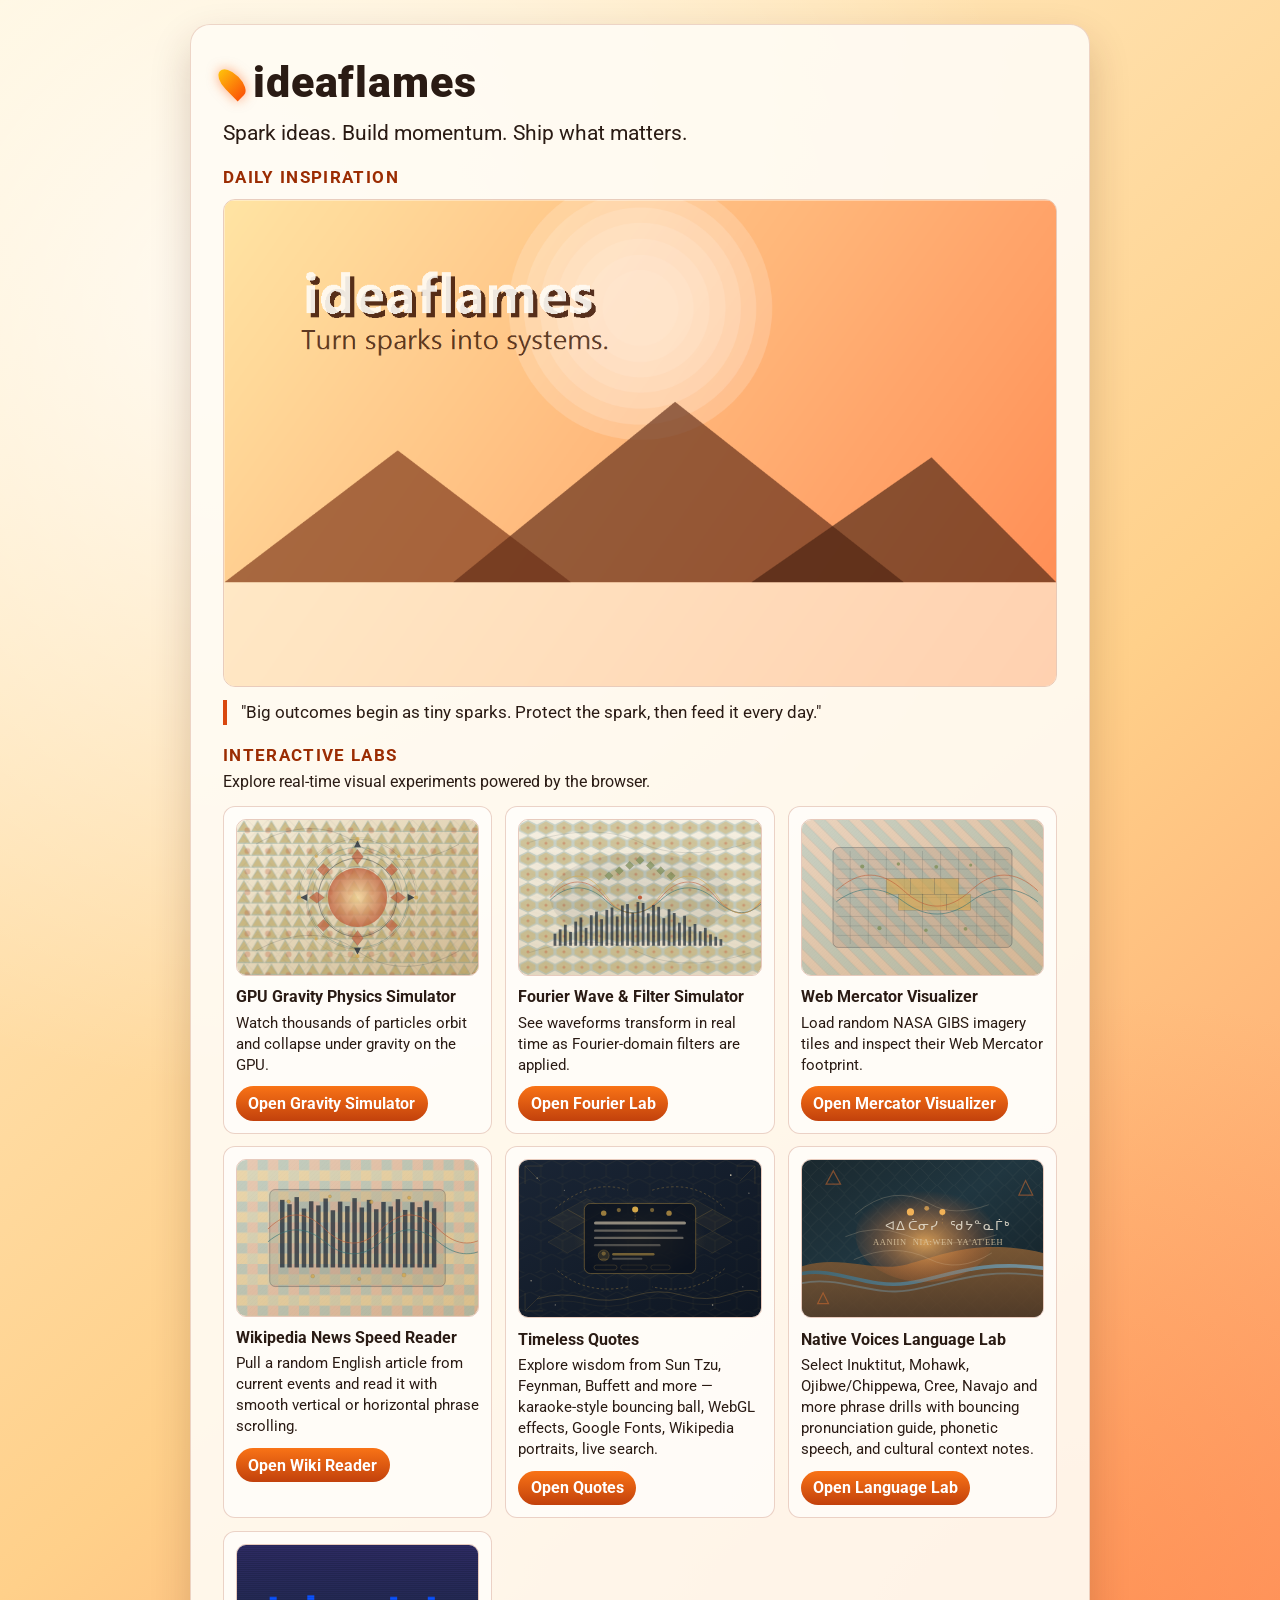
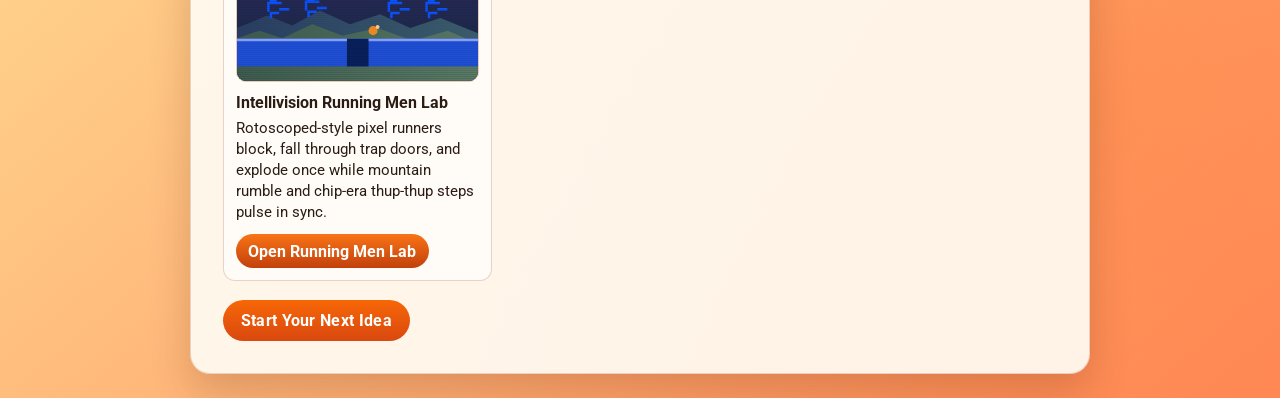
<file: index.html>
<!doctype html>
<html lang="en">
<head>
  <meta charset="utf-8">
  <meta name="viewport" content="width=device-width, initial-scale=1">
  <title>ideaflames | Ignite Better Ideas</title>
  <meta name="description" content="ideaflames helps ideas spark, spread, and become real projects.">
  <link rel="preconnect" href="https://fonts.googleapis.com">
  <link rel="preconnect" href="https://fonts.gstatic.com" crossorigin>
  <link href="https://fonts.googleapis.com/css2?family=Roboto:wght@300;400;500;700;900&display=swap" rel="stylesheet">
  <link rel="stylesheet" href="styles.css">
</head>
<body>
  <main class="hero">
    <header class="brand">
      <span class="brand-mark" aria-hidden="true"></span>
      <h1>ideaflames</h1>
    </header>

    <p class="tagline">Spark ideas. Build momentum. Ship what matters.</p>

    <section class="inspiration" aria-labelledby="inspiration-title">
      <h2 id="inspiration-title">Daily Inspiration</h2>
      <img src="assets/ideaflames-inspiration.png" alt="Inspirational graphic for ideaflames with sunrise colors and the words Turn sparks into systems.">
      <blockquote>
        "Big outcomes begin as tiny sparks. Protect the spark, then feed it every day."
      </blockquote>
    </section>

    <section class="labs" aria-labelledby="labs-title">
      <h2 id="labs-title">Interactive Labs</h2>
      <p>Explore real-time visual experiments powered by the browser.</p>
      <div class="lab-grid">
        <article class="lab-card">
          <img src="assets/escher-gravity.svg" alt="Escher-inspired geometric galaxy artwork in a mid-century modern color palette.">
          <h3>GPU Gravity Physics Simulator</h3>
          <p>Watch thousands of particles orbit and collapse under gravity on the GPU.</p>
          <a class="lab-link" href="gpu-gravity.html">Open Gravity Simulator</a>
        </article>
        <article class="lab-card">
          <img src="assets/escher-fourier.svg" alt="Escher-inspired wave and lattice artwork in a mid-century modern color palette.">
          <h3>Fourier Wave & Filter Simulator</h3>
          <p>See waveforms transform in real time as Fourier-domain filters are applied.</p>
          <a class="lab-link" href="fourier-lab.html">Open Fourier Lab</a>
        </article>
        <article class="lab-card">
          <img src="assets/escher-mercator.svg" alt="Escher-inspired cartographic artwork with geometric map bands in a mid-century modern palette.">
          <h3>Web Mercator Visualizer</h3>
          <p>Load random NASA GIBS imagery tiles and inspect their Web Mercator footprint.</p>
          <a class="lab-link" href="mercator-visualizer.html">Open Mercator Visualizer</a>
        </article>
        <article class="lab-card">
          <img src="assets/escher-wiki-reader.svg" alt="Escher-inspired newspaper and text-stream artwork in a mid-century modern palette.">
          <h3>Wikipedia News Speed Reader</h3>
          <p>Pull a random English article from current events and read it with smooth vertical or horizontal phrase scrolling.</p>
          <a class="lab-link" href="wiki-news-reader.html">Open Wiki Reader</a>
        </article>
        <article class="lab-card">
          <img src="assets/escher-quotes.svg" alt="Escher-inspired quote card with bouncing ball and star field in a mid-century modern palette.">
          <h3>Timeless Quotes</h3>
          <p>Explore wisdom from Sun Tzu, Feynman, Buffett and more — karaoke-style bouncing ball, WebGL effects, Google Fonts, Wikipedia portraits, live search.</p>
          <a class="lab-link" href="quotes-bounce.html">Open Quotes</a>
        </article>
        <article class="lab-card">
          <img src="assets/escher-native-voices.svg" alt="Escher-inspired earth, sky, water, and language symbols for Indigenous language learning.">
          <h3>Native Voices Language Lab</h3>
          <p>Select Inuktitut, Mohawk, Ojibwe/Chippewa, Cree, Navajo and more phrase drills with bouncing pronunciation guide, phonetic speech, and cultural context notes.</p>
          <a class="lab-link" href="native-voices-lab.html">Open Language Lab</a>
        </article>
        <article class="lab-card">
          <img src="assets/escher-intv-runners.svg" alt="Retro blue pixel runners crossing an Intellivision-style platform with a trap door and CRT noise.">
          <h3>Intellivision Running Men Lab</h3>
          <p>Rotoscoped-style pixel runners block, fall through trap doors, and explode once while mountain rumble and chip-era thup-thup steps pulse in sync.</p>
          <a class="lab-link" href="intv-runners.html">Open Running Men Lab</a>
        </article>
      </div>
    </section>

    <a class="cta" href="#" aria-label="Start shaping your idea">Start Your Next Idea</a>
  </main>
</body>
</html>
</file>
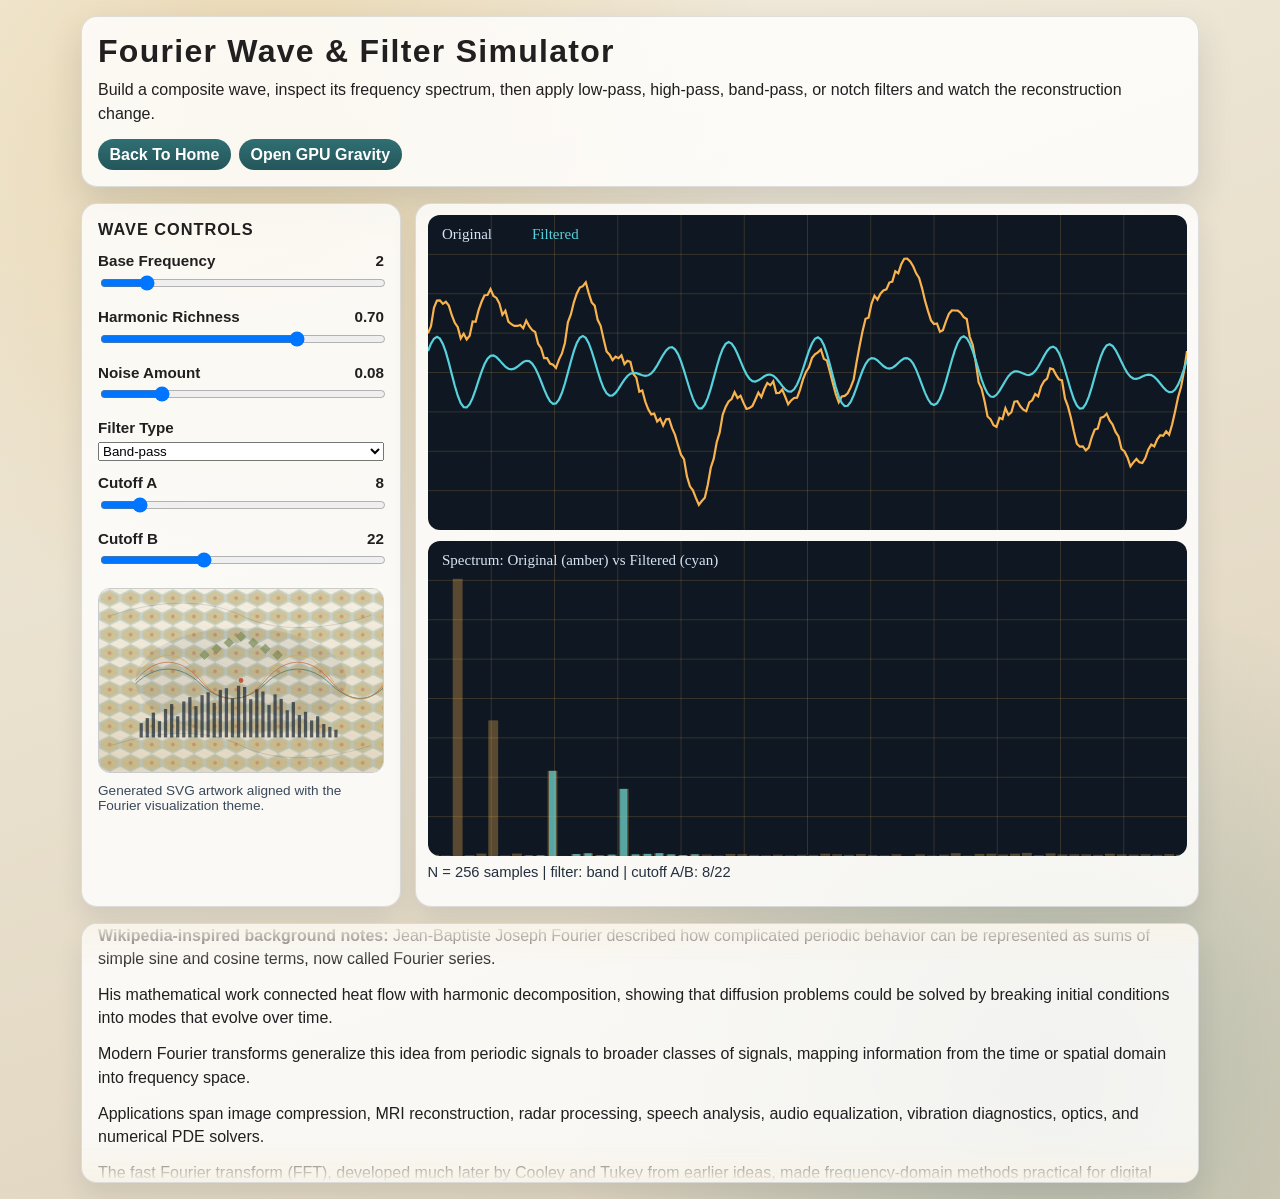
<file: fourier-lab.html>
<!doctype html>
<html lang="en">
<head>
  <meta charset="utf-8">
  <meta name="viewport" content="width=device-width, initial-scale=1">
  <title>Fourier Wave & Filter Lab | ideaflames</title>
  <meta name="description" content="Interactive Fourier simulator showing waveform changes as frequency filters are applied.">
  <link rel="stylesheet" href="sim-labs.css">
</head>
<body>
  <main class="page-shell">
    <header class="page-header">
      <h1>Fourier Wave & Filter Simulator</h1>
      <p>Build a composite wave, inspect its frequency spectrum, then apply low-pass, high-pass, band-pass, or notch filters and watch the reconstruction change.</p>
      <nav class="top-nav" aria-label="Page navigation">
        <a href="index.html">Back To Home</a>
        <a href="gpu-gravity.html">Open GPU Gravity</a>
      </nav>
    </header>

    <section class="layout" aria-label="Fourier simulator layout">
      <aside class="panel">
        <h2>Wave Controls</h2>

        <div class="control">
          <label for="baseFreq">Base Frequency <span id="baseFreqValue">2</span></label>
          <input id="baseFreq" type="range" min="1" max="8" step="1" value="2">
        </div>

        <div class="control">
          <label for="richness">Harmonic Richness <span id="richnessValue">0.70</span></label>
          <input id="richness" type="range" min="0" max="1" step="0.01" value="0.7">
        </div>

        <div class="control">
          <label for="noise">Noise Amount <span id="noiseValue">0.08</span></label>
          <input id="noise" type="range" min="0" max="0.4" step="0.01" value="0.08">
        </div>

        <div class="control">
          <label for="filterType">Filter Type</label>
          <select id="filterType">
            <option value="low">Low-pass</option>
            <option value="high">High-pass</option>
            <option value="band" selected>Band-pass</option>
            <option value="notch">Notch</option>
          </select>
        </div>

        <div class="control">
          <label for="cutA">Cutoff A <span id="cutAValue">8</span></label>
          <input id="cutA" type="range" min="1" max="60" step="1" value="8">
        </div>

        <div class="control">
          <label for="cutB">Cutoff B <span id="cutBValue">22</span></label>
          <input id="cutB" type="range" min="1" max="60" step="1" value="22">
        </div>

        <img class="preview-art" src="assets/escher-fourier.svg" alt="Detailed geometric wave artwork in an Escher-inspired style using a mid-century modern palette.">
        <p class="caption">Generated SVG artwork aligned with the Fourier visualization theme.</p>
      </aside>

      <section class="sim-wrap">
        <div class="wave-grid">
          <canvas id="waveCanvas" aria-label="Original and filtered waveform"></canvas>
          <canvas id="spectrumCanvas" aria-label="Original and filtered frequency spectrum"></canvas>
        </div>
        <p id="fourierStatus" class="status">Calculating DFT and reconstruction...</p>
      </section>
    </section>

    <section class="story" aria-label="Fourier background text">
      <div id="textTrack" class="text-track">
        <p><strong>Wikipedia-inspired background notes:</strong> Jean-Baptiste Joseph Fourier described how complicated periodic behavior can be represented as sums of simple sine and cosine terms, now called Fourier series.</p>
        <p>His mathematical work connected heat flow with harmonic decomposition, showing that diffusion problems could be solved by breaking initial conditions into modes that evolve over time.</p>
        <p>Modern Fourier transforms generalize this idea from periodic signals to broader classes of signals, mapping information from the time or spatial domain into frequency space.</p>
        <p>Applications span image compression, MRI reconstruction, radar processing, speech analysis, audio equalization, vibration diagnostics, optics, and numerical PDE solvers.</p>
        <p>The fast Fourier transform (FFT), developed much later by Cooley and Tukey from earlier ideas, made frequency-domain methods practical for digital computing and real-time systems.</p>
        <p>Filtering in the frequency domain allows engineers to suppress noise, isolate components, and shape signals with precision, then reconstruct a modified signal through an inverse transform.</p>
        <p>These ideas continue to power scientific imaging, wireless communications, astronomy data pipelines, machine learning feature extraction, and many GPU-accelerated visual effects.</p>
      </div>
    </section>
  </main>
  <script src="fourier-sim.js"></script>
</body>
</html>
</file>
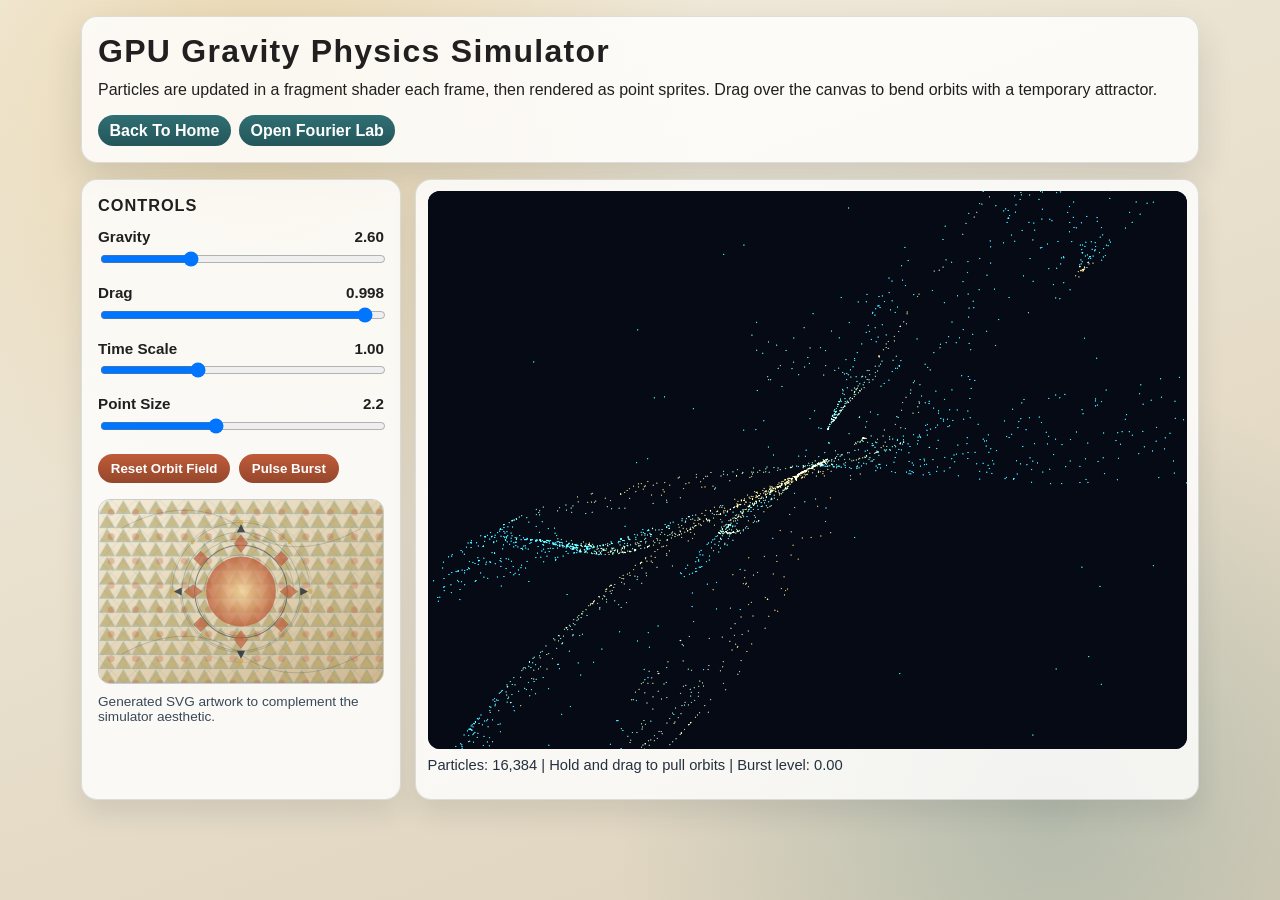
<file: gpu-gravity.html>
<!doctype html>
<html lang="en">
<head>
  <meta charset="utf-8">
  <meta name="viewport" content="width=device-width, initial-scale=1">
  <title>GPU Gravity Simulator | ideaflames</title>
  <meta name="description" content="A WebGL2 gravity simulator using GPU particle updates, compatible with GitHub Pages.">
  <link rel="stylesheet" href="sim-labs.css">
</head>
<body>
  <main class="page-shell">
    <header class="page-header">
      <h1>GPU Gravity Physics Simulator</h1>
      <p>Particles are updated in a fragment shader each frame, then rendered as point sprites. Drag over the canvas to bend orbits with a temporary attractor.</p>
      <nav class="top-nav" aria-label="Page navigation">
        <a href="index.html">Back To Home</a>
        <a href="fourier-lab.html">Open Fourier Lab</a>
      </nav>
    </header>

    <section class="layout" aria-label="Gravity simulator layout">
      <aside class="panel">
        <h2>Controls</h2>

        <div class="control">
          <label for="gravityStrength">Gravity <span id="gravityValue">2.60</span></label>
          <input id="gravityStrength" type="range" min="0.2" max="8" step="0.05" value="2.6">
        </div>

        <div class="control">
          <label for="dragStrength">Drag <span id="dragValue">0.998</span></label>
          <input id="dragStrength" type="range" min="0.96" max="1" step="0.001" value="0.998">
        </div>

        <div class="control">
          <label for="timeScale">Time Scale <span id="timeValue">1.00</span></label>
          <input id="timeScale" type="range" min="0.2" max="2.6" step="0.05" value="1">
        </div>

        <div class="control">
          <label for="pointSize">Point Size <span id="pointValue">2.2</span></label>
          <input id="pointSize" type="range" min="1" max="4" step="0.1" value="2.2">
        </div>

        <div class="button-row">
          <button id="resetButton" type="button">Reset Orbit Field</button>
          <button id="burstButton" type="button">Pulse Burst</button>
        </div>

        <img class="preview-art" src="assets/escher-gravity.svg" alt="Detailed geometric gravity composition in an Escher-inspired style using a mid-century modern palette.">
        <p class="caption">Generated SVG artwork to complement the simulator aesthetic.</p>
      </aside>

      <section class="sim-wrap">
        <canvas id="gravityCanvas" class="main-canvas" aria-label="GPU gravity simulation canvas"></canvas>
        <p id="status" class="status">Initializing WebGL2 simulation...</p>
      </section>
    </section>
  </main>
  <script src="gravity-sim.js"></script>
</body>
</html>
</file>
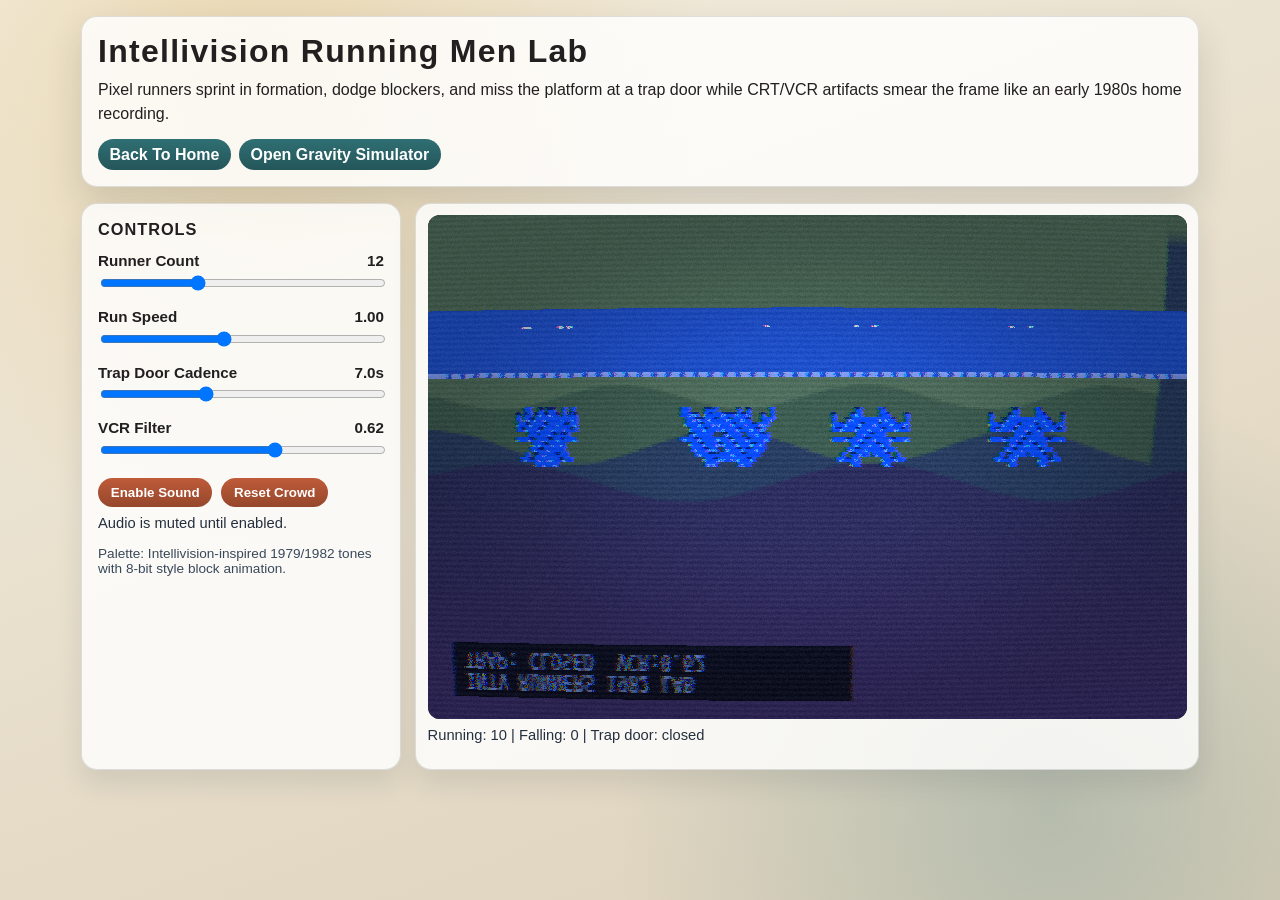
<file: intv-runners.html>
<!doctype html>
<html lang="en">
<head>
  <meta charset="utf-8">
  <meta name="viewport" content="width=device-width, initial-scale=1">
  <title>Intellivision Running Men Lab | ideaflames</title>
  <meta name="description" content="Rotoscoped retro running men with trap doors, blocker behavior, and VHS-era GPU post effects.">
  <link rel="stylesheet" href="sim-labs.css">
</head>
<body>
  <main class="page-shell">
    <header class="page-header">
      <h1>Intellivision Running Men Lab</h1>
      <p>Pixel runners sprint in formation, dodge blockers, and miss the platform at a trap door while CRT/VCR artifacts smear the frame like an early 1980s home recording.</p>
      <nav class="top-nav" aria-label="Page navigation">
        <a href="index.html">Back To Home</a>
        <a href="gpu-gravity.html">Open Gravity Simulator</a>
      </nav>
    </header>

    <section class="layout" aria-label="Intellivision runner simulator layout">
      <aside class="panel">
        <h2>Controls</h2>

        <div class="control">
          <label for="runnerCount">Runner Count <span id="runnerCountValue">12</span></label>
          <input id="runnerCount" type="range" min="6" max="24" step="1" value="12">
        </div>

        <div class="control">
          <label for="speedScale">Run Speed <span id="speedScaleValue">1.00</span></label>
          <input id="speedScale" type="range" min="0.4" max="1.8" step="0.05" value="1">
        </div>

        <div class="control">
          <label for="trapCadence">Trap Door Cadence <span id="trapCadenceValue">7.0s</span></label>
          <input id="trapCadence" type="range" min="3" max="14" step="0.5" value="7">
        </div>

        <div class="control">
          <label for="vcrIntensity">VCR Filter <span id="vcrIntensityValue">0.62</span></label>
          <input id="vcrIntensity" type="range" min="0" max="1" step="0.02" value="0.62">
        </div>

        <div class="button-row">
          <button id="audioButton" type="button">Enable Sound</button>
          <button id="resetButton" type="button">Reset Crowd</button>
        </div>

        <p class="status" id="audioStatus">Audio is muted until enabled.</p>
        <p class="caption">Palette: Intellivision-inspired 1979/1982 tones with 8-bit style block animation.</p>
      </aside>

      <section class="sim-wrap intv-stage-wrap">
        <canvas id="intvCanvas" class="main-canvas" aria-label="Intellivision running men simulation"></canvas>
        <p id="status" class="status">Booting pixel scene...</p>
      </section>
    </section>
  </main>

  <script src="intv-runners.js"></script>
</body>
</html>
</file>
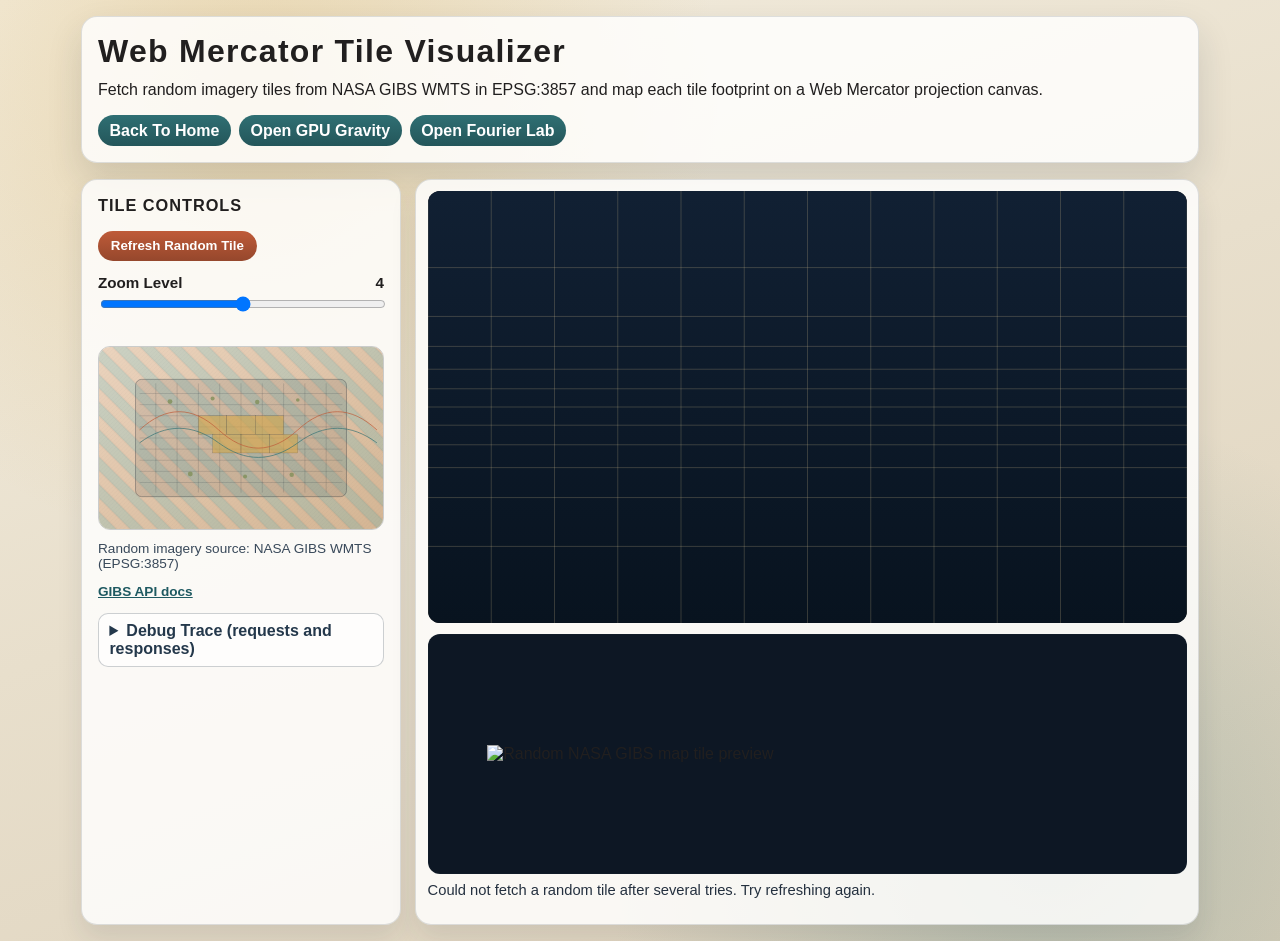
<file: mercator-visualizer.html>
<!doctype html>
<html lang="en">
<head>
  <meta charset="utf-8">
  <meta name="viewport" content="width=device-width, initial-scale=1">
  <title>Web Mercator Visualizer | ideaflames</title>
  <meta name="description" content="Visualize random NASA GIBS Web Mercator tiles and their projected extent.">
  <link rel="stylesheet" href="sim-labs.css">
</head>
<body>
  <main class="page-shell">
    <header class="page-header">
      <h1>Web Mercator Tile Visualizer</h1>
      <p>Fetch random imagery tiles from NASA GIBS WMTS in EPSG:3857 and map each tile footprint on a Web Mercator projection canvas.</p>
      <nav class="top-nav" aria-label="Page navigation">
        <a href="index.html">Back To Home</a>
        <a href="gpu-gravity.html">Open GPU Gravity</a>
        <a href="fourier-lab.html">Open Fourier Lab</a>
      </nav>
    </header>

    <section class="layout" aria-label="Mercator visualizer layout">
      <aside class="panel">
        <h2>Tile Controls</h2>

        <div class="button-row">
          <button id="refreshTile" type="button">Refresh Random Tile</button>
        </div>

        <div class="control">
          <label for="zoomRange">Zoom Level <span id="zoomValue">4</span></label>
          <input id="zoomRange" type="range" min="1" max="7" step="1" value="4">
        </div>

        <div class="tile-meta" id="tileMeta"></div>

        <img class="preview-art" src="assets/escher-mercator.svg" alt="Detailed geometric cartography artwork in Escher-inspired style with a mid-century modern palette.">
        <p class="caption">Random imagery source: NASA GIBS WMTS (EPSG:3857)</p>
        <p class="caption"><a href="https://nasa-gibs.github.io/gibs-api-docs/" target="_blank" rel="noopener noreferrer">GIBS API docs</a></p>

        <details class="debug-box">
          <summary>Debug Trace (requests and responses)</summary>
          <pre id="debugTrace">No requests logged yet.</pre>
        </details>
      </aside>

      <section class="sim-wrap mercator-wrap">
        <canvas id="mercatorCanvas" class="main-canvas" aria-label="Web Mercator tile footprint canvas"></canvas>
        <div class="tile-image-wrap">
          <img id="tileImage" alt="Random NASA GIBS map tile preview">
        </div>
        <p id="mercatorStatus" class="status">Loading random NASA GIBS tile...</p>
      </section>
    </section>
  </main>
  <script src="mercator-visualizer.js"></script>
</body>
</html>
</file>
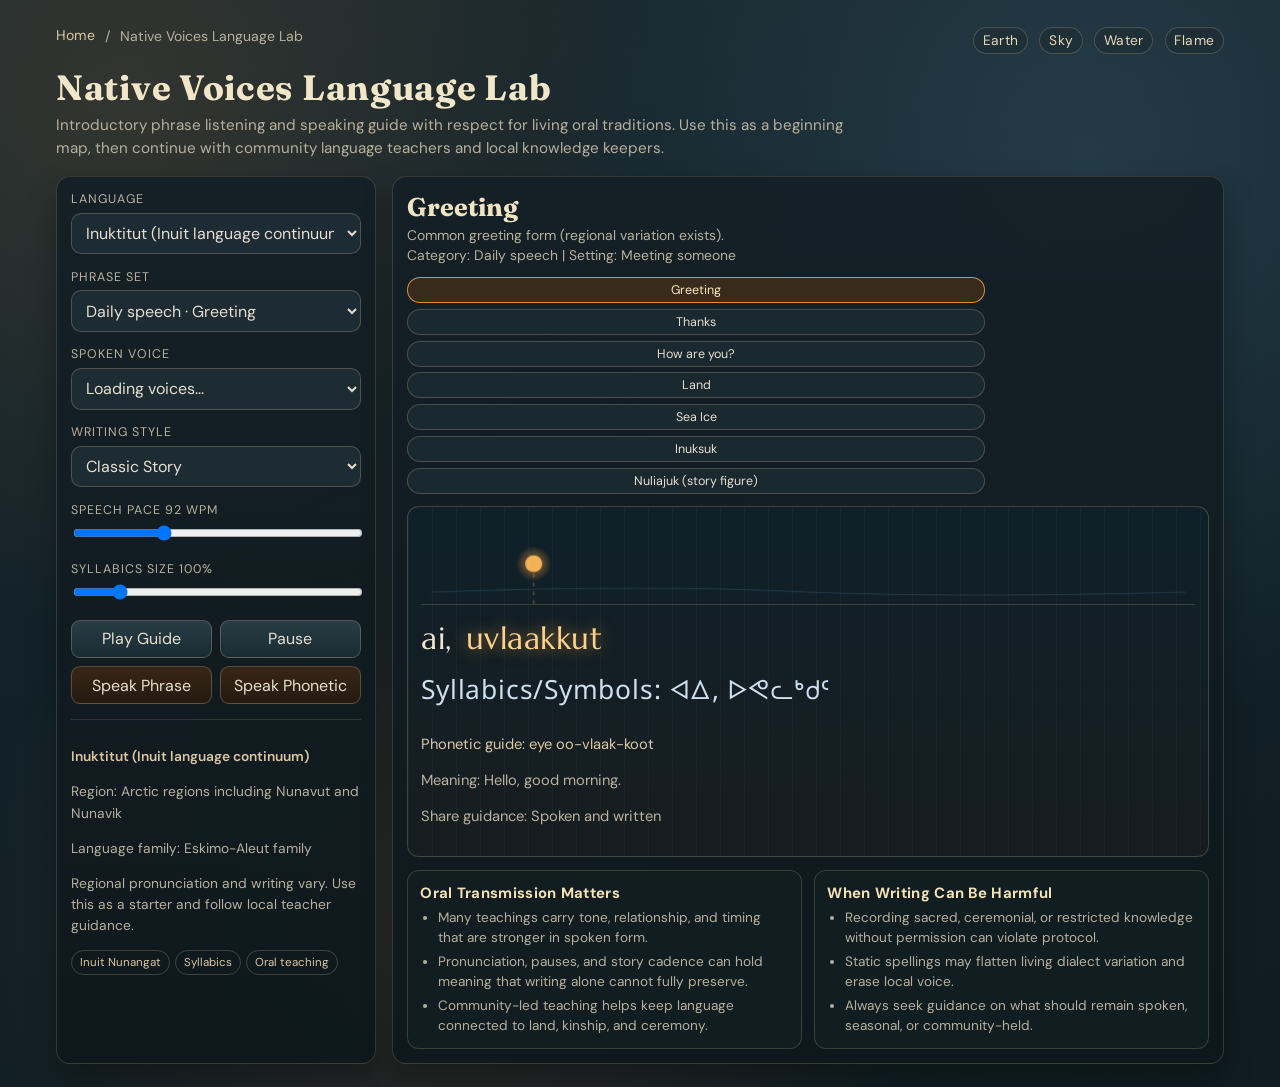
<file: native-voices-lab.html>
<!doctype html>
<html lang="en">
<head>
  <meta charset="utf-8">
  <meta name="viewport" content="width=device-width, initial-scale=1">
  <title>Native Voices Language Lab | ideaflames</title>
  <meta name="description" content="Interactive pronunciation and context lab for Indigenous North American languages.">
  <link rel="preconnect" href="https://fonts.googleapis.com">
  <link rel="preconnect" href="https://fonts.gstatic.com" crossorigin>
  <link href="https://fonts.googleapis.com/css2?family=Alegreya+Sans+SC:wght@500;700&family=Cormorant+Garamond:wght@500;700&family=DM+Sans:wght@400;600;700&family=Fraunces:opsz,wght@9..144,500;9..144,700&family=Marcellus&family=Noto+Sans+Canadian+Aboriginal:wght@400;600&display=swap" rel="stylesheet">
  <style>
    :root {
      --earth: #6b4f2f;
      --clay: #a06a3a;
      --sand: #dcc7a2;
      --water: #1f5f7a;
      --sky: #6ca7c9;
      --flame: #d96e2f;
      --ember: #f09d45;
      --night: #0f1c22;
      --ink: #e6dfcf;
      --muted: #b8b09d;
      --script-font: "Marcellus", serif;
      --syllabics-font: "Noto Sans Canadian Aboriginal", "DM Sans", sans-serif;
      --syllabics-scale: 1;
    }

    * { box-sizing: border-box; }

    html, body {
      margin: 0;
      min-height: 100%;
      font-family: "DM Sans", sans-serif;
      color: var(--ink);
      background:
        radial-gradient(circle at 10% 10%, rgba(240,157,69,0.12), transparent 35%),
        radial-gradient(circle at 85% 15%, rgba(108,167,201,0.18), transparent 40%),
        radial-gradient(circle at 35% 85%, rgba(217,110,47,0.14), transparent 38%),
        linear-gradient(165deg, #1a282e 0%, #13232a 35%, #0f1c22 100%);
    }

    .page {
      max-width: 1200px;
      margin: 0 auto;
      padding: 1.1rem 1rem 1.4rem;
    }

    .topbar {
      display: flex;
      justify-content: space-between;
      align-items: center;
      gap: 1rem;
      margin-bottom: 0.8rem;
      flex-wrap: wrap;
    }

    .crumbs {
      display: flex;
      gap: 0.6rem;
      align-items: center;
      color: var(--muted);
      font-size: 0.88rem;
    }

    .crumbs a {
      color: var(--sand);
      text-decoration: none;
      border-bottom: 1px solid transparent;
    }

    .crumbs a:hover {
      border-bottom-color: var(--sand);
    }

    .title {
      font-family: "Fraunces", serif;
      letter-spacing: 0.02em;
      margin: 0;
      font-size: clamp(1.4rem, 3vw, 2.2rem);
      color: #f2e6c9;
    }

    .subtitle {
      margin: 0.3rem 0 0;
      color: var(--muted);
      font-size: 0.95rem;
      max-width: 80ch;
      line-height: 1.5;
    }

    .layout {
      display: grid;
      grid-template-columns: 320px 1fr;
      gap: 1rem;
      margin-top: 1rem;
    }

    .panel {
      background: linear-gradient(180deg, rgba(20,32,38,0.95), rgba(14,24,28,0.95));
      border: 1px solid rgba(220,199,162,0.18);
      border-radius: 14px;
      box-shadow: 0 14px 30px rgba(0,0,0,0.28);
    }

    .controls {
      padding: 0.9rem;
      display: flex;
      flex-direction: column;
      gap: 0.9rem;
    }

    .control-block label {
      display: block;
      font-size: 0.78rem;
      text-transform: uppercase;
      letter-spacing: 0.08em;
      color: var(--muted);
      margin-bottom: 0.35rem;
    }

    select,
    button,
    input[type="range"] {
      width: 100%;
      font: inherit;
    }

    select,
    .ghost {
      background: rgba(31,46,54,0.92);
      color: var(--ink);
      border: 1px solid rgba(220,199,162,0.25);
      border-radius: 10px;
      padding: 0.52rem 0.62rem;
    }

    .btn-row {
      display: grid;
      grid-template-columns: 1fr 1fr;
      gap: 0.5rem;
    }

    .btn {
      border: 1px solid rgba(220,199,162,0.28);
      color: var(--ink);
      background: linear-gradient(180deg, rgba(42,63,72,0.95), rgba(27,44,52,0.95));
      border-radius: 9px;
      padding: 0.48rem 0.55rem;
      cursor: pointer;
      transition: transform 0.15s ease, border-color 0.15s ease;
    }

    .btn:hover {
      transform: translateY(-1px);
      border-color: rgba(240,157,69,0.65);
    }

    .btn.alt {
      background: linear-gradient(180deg, rgba(59,39,24,0.95), rgba(39,26,16,0.95));
    }

    .meta {
      border-top: 1px solid rgba(220,199,162,0.16);
      padding-top: 0.8rem;
      font-size: 0.86rem;
      color: var(--muted);
      line-height: 1.55;
    }

    .meta strong {
      color: var(--sand);
      font-weight: 600;
    }

    .chipbar {
      display: flex;
      flex-wrap: wrap;
      gap: 0.35rem;
      margin-top: 0.5rem;
    }

    .chip {
      font-size: 0.72rem;
      border: 1px solid rgba(220,199,162,0.24);
      color: var(--sand);
      border-radius: 999px;
      padding: 0.16rem 0.48rem;
    }

    .workspace {
      display: grid;
      grid-template-rows: auto auto 1fr;
      gap: 0.8rem;
      padding: 0.9rem;
    }

    .phrase-head {
      display: flex;
      justify-content: space-between;
      align-items: baseline;
      gap: 0.8rem;
      flex-wrap: wrap;
    }

    .phrase-title {
      font-family: "Fraunces", serif;
      margin: 0;
      font-size: clamp(1.15rem, 2.3vw, 1.6rem);
      color: #f1e4c4;
    }

    .phrase-sub {
      margin: 0.16rem 0 0;
      font-size: 0.87rem;
      color: var(--muted);
    }

    .phrase-pool {
      display: flex;
      gap: 0.36rem;
      flex-wrap: wrap;
    }

    .phrase-pick {
      border: 1px solid rgba(220,199,162,0.24);
      color: var(--ink);
      background: rgba(29,44,52,0.8);
      border-radius: 999px;
      padding: 0.25rem 0.56rem;
      cursor: pointer;
      font-size: 0.78rem;
    }

    .phrase-pick.active {
      border-color: rgba(240,157,69,0.88);
      color: #ffe8bc;
      background: rgba(71,47,26,0.74);
    }

    .trainer {
      position: relative;
      border: 1px solid rgba(220,199,162,0.24);
      border-radius: 12px;
      padding: 0.75rem 0.8rem 0.85rem;
      background:
        linear-gradient(180deg, rgba(15,33,41,0.94), rgba(12,24,30,0.94));
      overflow: hidden;
    }

    .trainer::before {
      content: "";
      position: absolute;
      inset: 0;
      pointer-events: none;
      background:
        repeating-linear-gradient(90deg, rgba(108,167,201,0.05) 0, rgba(108,167,201,0.05) 1px, transparent 1px, transparent 24px),
        linear-gradient(180deg, transparent, rgba(217,110,47,0.05));
      mix-blend-mode: screen;
    }

    #ballCanvas {
      width: 100%;
      height: 86px;
      display: block;
      border-bottom: 1px solid rgba(220,199,162,0.2);
      margin-bottom: 0.65rem;
    }

    .phrase-script {
      font-family: var(--script-font);
      font-size: clamp(1.22rem, 3vw, 1.95rem);
      line-height: 1.5;
      margin: 0;
      letter-spacing: 0.015em;
    }

    .word {
      margin-right: 0.3rem;
      transition: color 0.15s ease, text-shadow 0.15s ease;
      color: #efe5cf;
    }

    .word.active {
      color: #ffd28b;
      text-shadow: 0 0 16px rgba(240,157,69,0.7);
    }

    .syllabics {
      margin-top: 0.56rem;
      font-family: var(--syllabics-font);
      font-size: calc(clamp(1.1rem, 2.6vw, 1.65rem) * var(--syllabics-scale));
      color: #cde0ef;
      letter-spacing: 0.03em;
    }

    .phonetic,
    .meaning {
      margin-top: 0.45rem;
      font-size: 0.92rem;
      color: var(--sand);
    }

    .meaning {
      color: var(--muted);
      line-height: 1.5;
    }

    .context {
      display: grid;
      grid-template-columns: 1fr 1fr;
      gap: 0.8rem;
    }

    .context-card {
      border: 1px solid rgba(220,199,162,0.2);
      border-radius: 12px;
      padding: 0.75rem;
      background: rgba(18,30,35,0.88);
    }

    .context-card h3 {
      margin: 0 0 0.34rem;
      font-size: 0.93rem;
      color: #f4e1b5;
      letter-spacing: 0.02em;
    }

    .context-card p,
    .context-card li {
      margin: 0;
      color: var(--muted);
      line-height: 1.45;
      font-size: 0.85rem;
    }

    .context-card ul {
      padding-left: 1.1rem;
      margin: 0;
      display: grid;
      gap: 0.3rem;
    }

    .spirit-band {
      margin-top: 0.6rem;
      font-size: 0.86rem;
      color: #e6d8b5;
      letter-spacing: 0.03em;
      display: flex;
      gap: 0.7rem;
      flex-wrap: wrap;
      align-items: center;
    }

    .spirit-band span {
      border: 1px solid rgba(220,199,162,0.23);
      border-radius: 999px;
      padding: 0.2rem 0.54rem;
      background: rgba(30,44,50,0.62);
    }

    @media (max-width: 980px) {
      .layout {
        grid-template-columns: 1fr;
      }

      .context {
        grid-template-columns: 1fr;
      }

      .page {
        padding: 0.9rem;
      }
    }
  </style>
</head>
<body>
  <main class="page">
    <div class="topbar">
      <div class="crumbs">
        <a href="index.html">Home</a>
        <span>/</span>
        <span>Native Voices Language Lab</span>
      </div>
      <div class="spirit-band" aria-hidden="true">
        <span>Earth</span>
        <span>Sky</span>
        <span>Water</span>
        <span>Flame</span>
      </div>
    </div>

    <h1 class="title">Native Voices Language Lab</h1>
    <p class="subtitle">
      Introductory phrase listening and speaking guide with respect for living oral traditions. Use this as a beginning map,
      then continue with community language teachers and local knowledge keepers.
    </p>

    <section class="layout">
      <aside class="panel controls" aria-label="Language controls">
        <div class="control-block">
          <label for="languageSelect">Language</label>
          <select id="languageSelect"></select>
        </div>

        <div class="control-block">
          <label for="phraseSelect">Phrase Set</label>
          <select id="phraseSelect"></select>
        </div>

        <div class="control-block">
          <label for="voiceSelect">Spoken Voice</label>
          <select id="voiceSelect"></select>
        </div>

        <div class="control-block">
          <label for="styleSelect">Writing Style</label>
          <select id="styleSelect">
            <option value="classic">Classic Story</option>
            <option value="field">Field Notes</option>
            <option value="ceremony">Ceremonial Display</option>
          </select>
        </div>

        <div class="control-block">
          <label for="paceRange">Speech Pace <span id="paceValue">92</span> WPM</label>
          <input id="paceRange" type="range" min="45" max="200" value="92">
        </div>

        <div class="control-block">
          <label for="syllabicsRange">Syllabics Size <span id="syllabicsValue">100</span>%</label>
          <input id="syllabicsRange" type="range" min="85" max="190" value="100">
        </div>

        <div class="btn-row">
          <button class="btn" id="playGuide">Play Guide</button>
          <button class="btn" id="pauseGuide">Pause</button>
          <button class="btn alt" id="speakPhrase">Speak Phrase</button>
          <button class="btn alt" id="speakPhonetic">Speak Phonetic</button>
        </div>

        <section class="meta">
          <p><strong id="langName">Language</strong></p>
          <p id="langRegion"></p>
          <p id="langFamily"></p>
          <p id="langContext"></p>
          <div class="chipbar" id="langTags"></div>
        </section>
      </aside>

      <section class="panel workspace" aria-label="Pronunciation trainer">
        <div class="phrase-head">
          <div>
            <h2 class="phrase-title" id="phraseLabel">Phrase</h2>
            <p class="phrase-sub" id="phraseSource"></p>
            <p class="phrase-sub" id="phraseMeta"></p>
          </div>
          <div class="phrase-pool" id="phrasePool"></div>
        </div>

        <article class="trainer">
          <canvas id="ballCanvas" width="900" height="120" aria-hidden="true"></canvas>
          <p class="phrase-script" id="phraseScript" aria-live="polite"></p>
          <p class="syllabics" id="syllabicsLine"></p>
          <p class="phonetic" id="phoneticLine"></p>
          <p class="meaning" id="meaningLine"></p>
          <p class="meaning" id="usageLine"></p>
        </article>

        <section class="context" aria-label="Cultural context notes">
          <article class="context-card">
            <h3>Oral Transmission Matters</h3>
            <ul>
              <li>Many teachings carry tone, relationship, and timing that are stronger in spoken form.</li>
              <li>Pronunciation, pauses, and story cadence can hold meaning that writing alone cannot fully preserve.</li>
              <li>Community-led teaching helps keep language connected to land, kinship, and ceremony.</li>
            </ul>
          </article>
          <article class="context-card">
            <h3>When Writing Can Be Harmful</h3>
            <ul>
              <li>Recording sacred, ceremonial, or restricted knowledge without permission can violate protocol.</li>
              <li>Static spellings may flatten living dialect variation and erase local voice.</li>
              <li>Always seek guidance on what should remain spoken, seasonal, or community-held.</li>
            </ul>
          </article>
        </section>
      </section>
    </section>
  </main>

  <script src="native-voices-lab.js"></script>
</body>
</html>
</file>
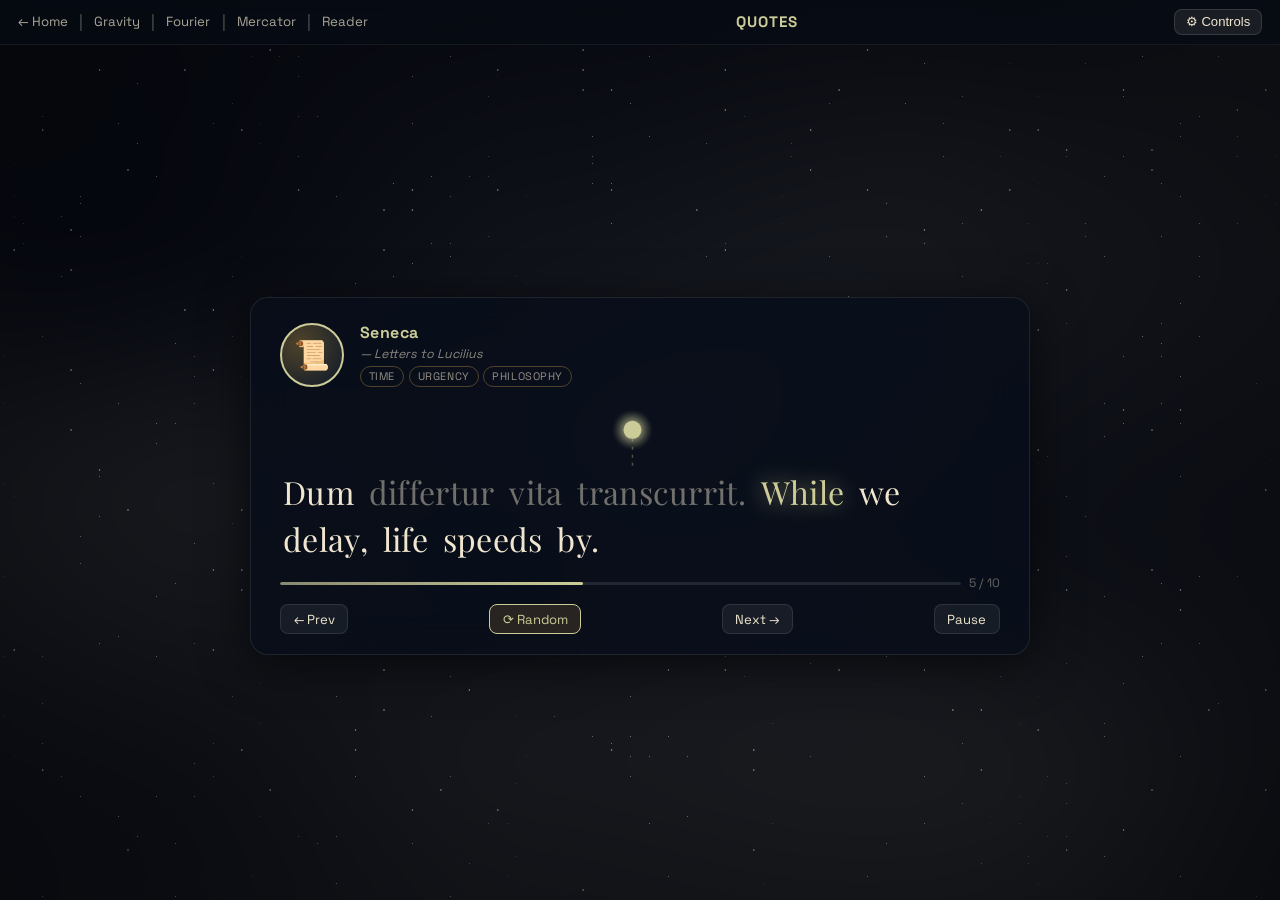
<file: quotes-bounce.html>
<!doctype html>
<html lang="en">
<head>
  <meta charset="utf-8">
  <meta name="viewport" content="width=device-width, initial-scale=1">
  <title>Timeless Quotes | ideaflames</title>

  <!-- Google Fonts -->
  <link rel="preconnect" href="https://fonts.googleapis.com">
  <link rel="preconnect" href="https://fonts.gstatic.com" crossorigin>
  <link href="https://fonts.googleapis.com/css2?family=Playfair+Display:ital,wght@0,500;0,700;1,500&family=Bebas+Neue&family=Cinzel:wght@500;700&family=Space+Grotesk:wght@400;700&family=Caveat:wght@600&family=Orbitron:wght@500;700&family=Cormorant+Garamond:ital,wght@0,500;1,500&family=Pacifico&display=swap" rel="stylesheet">

  <style>
    *, *::before, *::after { box-sizing: border-box; margin: 0; padding: 0; }

    :root {
      --accent: #d4a74a;
      --accent-rgb: 212,167,74;
      --quote-font: 'Playfair Display', serif;
    }

    html, body {
      height: 100%;
      background: #060c14;
      color: #f0e6d0;
      font-family: 'Space Grotesk', sans-serif;
      overflow: hidden;
    }

    /* ── WebGL background canvas ──────────── */
    #bgCanvas {
      position: fixed;
      inset: 0;
      width: 100%;
      height: 100%;
      z-index: 0;
    }

    /* ── Top nav bar ─────────────────────── */
    #topNav {
      position: fixed;
      top: 0; left: 0; right: 0;
      z-index: 30;
      display: flex;
      align-items: center;
      gap: 0.7rem;
      padding: 0.55rem 1.1rem;
      background: rgba(6,12,20,0.7);
      backdrop-filter: blur(8px);
      border-bottom: 1px solid rgba(255,255,255,0.06);
    }
    #topNav a {
      color: rgba(240,230,208,0.7);
      text-decoration: none;
      font-size: 0.83rem;
      transition: color 0.2s;
    }
    #topNav a:hover { color: var(--accent); }
    #topNav .sep { opacity: 0.3; }
    #topNav .logo {
      font-size: 0.95rem;
      font-weight: 700;
      color: var(--accent);
      letter-spacing: 0.06em;
    }
    #ctrlToggle {
      margin-left: auto;
      background: rgba(255,255,255,0.08);
      border: 1px solid rgba(255,255,255,0.12);
      border-radius: 8px;
      color: #f0e6d0;
      padding: 0.28rem 0.7rem;
      cursor: pointer;
      font-size: 0.82rem;
      transition: background 0.2s;
    }
    #ctrlToggle:hover { background: rgba(212,167,74,0.2); }

    /* ── Controls panel ──────────────────── */
    #controlsPanel {
      position: fixed;
      top: 44px; right: 0;
      width: min(340px, 92vw);
      max-height: calc(100vh - 44px);
      overflow-y: auto;
      z-index: 25;
      background: rgba(10,16,28,0.92);
      backdrop-filter: blur(14px);
      border-left: 1px solid rgba(255,255,255,0.08);
      padding: 1rem;
      display: flex;
      flex-direction: column;
      gap: 0.9rem;
      transform: translateX(100%);
      transition: transform 0.28s ease;
    }
    #controlsPanel.open { transform: none; }

    .ctrl-label {
      font-size: 0.74rem;
      letter-spacing: 0.08em;
      text-transform: uppercase;
      color: rgba(240,230,208,0.5);
      margin-bottom: 0.35rem;
    }

    #searchInput {
      width: 100%;
      background: rgba(255,255,255,0.06);
      border: 1px solid rgba(255,255,255,0.14);
      border-radius: 8px;
      padding: 0.5rem 0.7rem;
      color: #f0e6d0;
      font-family: inherit;
      font-size: 0.9rem;
      outline: none;
    }
    #searchInput:focus { border-color: var(--accent); }
    #searchInput::placeholder { color: rgba(240,230,208,0.35); }

    #searchResults {
      display: flex;
      flex-direction: column;
      gap: 0.3rem;
      max-height: 140px;
      overflow-y: auto;
    }
    .search-result-btn {
      background: rgba(255,255,255,0.04);
      border: 1px solid rgba(255,255,255,0.08);
      border-radius: 6px;
      padding: 0.35rem 0.55rem;
      color: #f0e6d0;
      cursor: pointer;
      text-align: left;
      font-size: 0.78rem;
      font-family: inherit;
      transition: background 0.15s;
      white-space: nowrap;
      overflow: hidden;
      text-overflow: ellipsis;
      width: 100%;
    }
    .search-result-btn:hover { background: rgba(212,167,74,0.15); border-color: var(--accent); }

    /* Font picker */
    #fontPills {
      display: flex;
      flex-wrap: wrap;
      gap: 0.35rem;
    }
    .font-pill {
      background: rgba(255,255,255,0.06);
      border: 1px solid rgba(255,255,255,0.12);
      border-radius: 20px;
      padding: 0.25rem 0.7rem;
      color: #f0e6d0;
      cursor: pointer;
      font-size: 0.8rem;
      transition: all 0.2s;
    }
    .font-pill:hover, .font-pill.active {
      background: rgba(212,167,74,0.2);
      border-color: var(--accent);
      color: var(--accent);
    }

    /* Effect & speed */
    .ctrl-select {
      width: 100%;
      background: rgba(255,255,255,0.06);
      border: 1px solid rgba(255,255,255,0.14);
      border-radius: 8px;
      padding: 0.4rem 0.6rem;
      color: #f0e6d0;
      font-family: inherit;
      font-size: 0.87rem;
      outline: none;
      cursor: pointer;
    }

    input[type="range"] {
      width: 100%;
      accent-color: var(--accent);
    }

    /* Nav buttons */
    .nav-btns {
      display: flex;
      gap: 0.4rem;
    }
    .nav-btns button {
      flex: 1;
      background: rgba(255,255,255,0.06);
      border: 1px solid rgba(255,255,255,0.12);
      border-radius: 8px;
      color: #f0e6d0;
      padding: 0.4rem 0.3rem;
      cursor: pointer;
      font-size: 0.8rem;
      font-family: inherit;
      transition: background 0.2s;
    }
    .nav-btns button:hover { background: rgba(212,167,74,0.2); border-color: var(--accent); }
    #pauseBtn.paused { border-color: rgba(255,120,80,0.7); color: rgba(255,140,100,1); }

    /* ── Quote card ────────────────────────── */
    #quoteCard {
      position: fixed;
      inset: 44px 0 0 0;
      z-index: 10;
      display: flex;
      flex-direction: column;
      align-items: center;
      justify-content: center;
      padding: 1.5rem 1.5rem 1rem;
      pointer-events: none; /* children re-enable */
    }

    #quoteInner {
      background: rgba(8,14,26,0.82);
      backdrop-filter: blur(20px);
      border: 1px solid rgba(255,255,255,0.09);
      border-radius: 18px;
      max-width: min(780px, 96vw);
      width: 100%;
      padding: 1.5rem 1.8rem 1.2rem;
      pointer-events: auto;
      display: flex;
      flex-direction: column;
      gap: 0.8rem;
      box-shadow: 0 8px 48px rgba(0,0,0,0.6);
    }

    /* Author area */
    #authorRow {
      display: flex;
      align-items: center;
      gap: 1rem;
    }

    #authorImg {
      width: 64px;
      height: 64px;
      border-radius: 50%;
      object-fit: cover;
      border: 2px solid var(--accent);
      filter: grayscale(20%) contrast(110%);
      background: #1a2535;
      flex-shrink: 0;
    }
    #authorImgPlaceholder {
      width: 64px;
      height: 64px;
      border-radius: 50%;
      border: 2px solid var(--accent);
      background: radial-gradient(ellipse at 30% 30%, rgba(212,167,74,0.35), #0e1a2a);
      display: flex;
      align-items: center;
      justify-content: center;
      font-size: 1.8rem;
      flex-shrink: 0;
    }

    #authorName {
      font-size: 1rem;
      font-weight: 700;
      color: var(--accent);
      letter-spacing: 0.03em;
    }
    #authorSource {
      font-size: 0.78rem;
      color: rgba(240,230,208,0.55);
      font-style: italic;
      margin-top: 0.15rem;
    }

    #tagBar {
      display: flex;
      flex-wrap: wrap;
      gap: 0.3rem;
      margin-top: 0.25rem;
    }
    .tag-chip {
      font-size: 0.68rem;
      padding: 0.15rem 0.5rem;
      border-radius: 20px;
      border: 1px solid rgba(212,167,74,0.35);
      color: rgba(240,230,208,0.6);
      letter-spacing: 0.05em;
      text-transform: uppercase;
    }

    /* Quote text area */
    #quoteTextWrap {
      position: relative;
    }

    #bounceCanvas {
      position: absolute;
      top: 0; left: 0; right: 0;
      width: 100%;
      height: 70px;
      pointer-events: none;
      display: block;
    }

    #quoteText {
      padding-top: 70px;
      font-family: var(--quote-font);
      font-size: clamp(1.25rem, 3.5vw, 2rem);
      line-height: 1.45;
      color: #f0e6d0;
      letter-spacing: 0.01em;
    }

    .q-word {
      display: inline;
      cursor: default;
      transition: color 0.15s, text-shadow 0.15s;
      margin: 0 0.1em;
    }
    .q-word.active {
      color: var(--accent);
      text-shadow: 0 0 22px rgba(var(--accent-rgb), 0.7);
    }
    .q-word.context {
      color: rgba(240,230,208,0.45);
    }

    /* Progress dots */
    #quoteProgress {
      display: flex;
      align-items: center;
      gap: 0.5rem;
      font-size: 0.76rem;
      color: rgba(240,230,208,0.4);
    }
    #progressBar {
      flex: 1;
      height: 3px;
      background: rgba(255,255,255,0.1);
      border-radius: 3px;
      overflow: hidden;
    }
    #progressFill {
      height: 3px;
      background: linear-gradient(90deg, rgba(var(--accent-rgb),0.6), var(--accent));
      border-radius: 3px;
      transition: width 0.3s;
      width: 0%;
    }

    /* Footer buttons */
    #cardFooter {
      display: flex;
      align-items: center;
      justify-content: space-between;
      gap: 0.5rem;
    }
    .card-btn {
      background: rgba(255,255,255,0.06);
      border: 1px solid rgba(255,255,255,0.1);
      border-radius: 8px;
      color: #f0e6d0;
      padding: 0.36rem 0.8rem;
      cursor: pointer;
      font-size: 0.82rem;
      font-family: inherit;
      transition: background 0.18s;
    }
    .card-btn:hover { background: rgba(212,167,74,0.18); border-color: var(--accent); }
    .card-btn.primary { background: rgba(212,167,74,0.15); border-color: var(--accent); color: var(--accent); }
  </style>
</head>
<body>

  <!-- WebGL background -->
  <canvas id="bgCanvas"></canvas>

  <!-- Top nav -->
  <nav id="topNav">
    <a href="index.html">← Home</a>
    <span class="sep">|</span>
    <a href="gpu-gravity.html">Gravity</a>
    <span class="sep">|</span>
    <a href="fourier-lab.html">Fourier</a>
    <span class="sep">|</span>
    <a href="mercator-visualizer.html">Mercator</a>
    <span class="sep">|</span>
    <a href="wiki-news-reader.html">Reader</a>
    <span class="logo" style="margin-left:auto;margin-right:0.5rem">QUOTES</span>
    <button id="ctrlToggle" aria-label="Toggle controls">⚙ Controls</button>
  </nav>

  <!-- Controls drawer -->
  <aside id="controlsPanel" aria-label="Quote controls">
    <div>
      <div class="ctrl-label">Search quotes, topics, authors</div>
      <input type="search" id="searchInput" placeholder="e.g. patience, feynman, war...">
      <div id="searchResults"></div>
    </div>

    <div>
      <div class="ctrl-label">Font</div>
      <div id="fontPills">
        <button class="font-pill active" data-font="'Playfair Display', serif">Playfair</button>
        <button class="font-pill" data-font="'Bebas Neue', sans-serif">Bebas</button>
        <button class="font-pill" data-font="'Cinzel', serif">Cinzel</button>
        <button class="font-pill" data-font="'Space Grotesk', sans-serif">Space</button>
        <button class="font-pill" data-font="'Caveat', cursive">Caveat</button>
        <button class="font-pill" data-font="'Orbitron', monospace">Orbit</button>
        <button class="font-pill" data-font="'Cormorant Garamond', serif">Cormorant</button>
        <button class="font-pill" data-font="'Pacifico', cursive">Pacifico</button>
      </div>
    </div>

    <div>
      <div class="ctrl-label">Background Effect</div>
      <select id="effectPicker" class="ctrl-select">
        <option value="0">✦ Cosmos</option>
        <option value="1">〜 Plasma</option>
        <option value="2">≋ Waves</option>
        <option value="3">⊞ Circuit</option>
      </select>
    </div>

    <div>
      <div class="ctrl-label">Speed — <span id="wpmLabel">80</span> WPM</div>
      <input type="range" id="wpmRange" min="30" max="360" value="80">
    </div>

    <div class="nav-btns">
      <button onclick="prevQuote()">← Prev</button>
      <button class="primary" onclick="randomQuote()">⟳ Random</button>
      <button onclick="nextQuote()">Next →</button>
      <button id="pauseBtn" onclick="togglePause()">Pause</button>
    </div>
  </aside>

  <!-- Main quote card -->
  <div id="quoteCard">
    <div id="quoteInner">
      <div id="authorRow">
        <div id="authorImgPlaceholder" aria-hidden="true">💬</div>
        <img id="authorImg" alt="" hidden>
        <div>
          <div id="authorName">Loading…</div>
          <div id="authorSource"></div>
          <div id="tagBar"></div>
        </div>
      </div>

      <div id="quoteTextWrap">
        <canvas id="bounceCanvas"></canvas>
        <div id="quoteText"></div>
      </div>

      <div id="quoteProgress">
        <div id="progressBar"><div id="progressFill"></div></div>
        <span id="progressLabel">0 / 0</span>
      </div>

      <div id="cardFooter">
        <button class="card-btn" onclick="prevQuote()">← Prev</button>
        <button class="card-btn primary" onclick="randomQuote()">⟳ Random</button>
        <button class="card-btn" onclick="nextQuote()">Next →</button>
        <button class="card-btn" id="pauseBtn2" onclick="togglePause()">Pause</button>
      </div>
    </div>
  </div>

  <script src="quotes-bounce.js"></script>
</body>
</html>
</file>
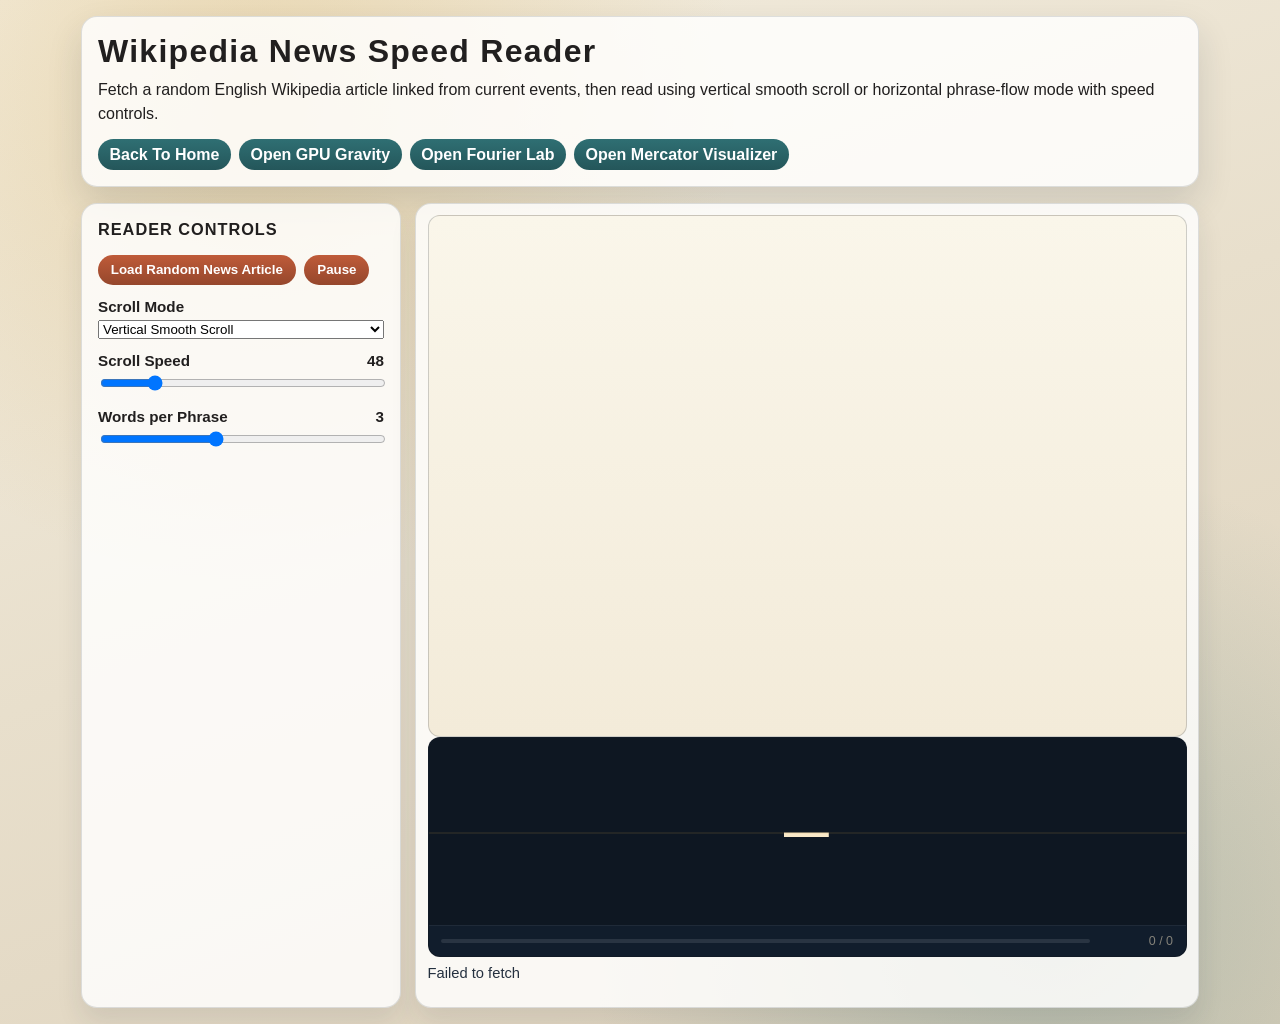
<file: wiki-news-reader.html>
<!doctype html>
<html lang="en">
<head>
  <meta charset="utf-8">
  <meta name="viewport" content="width=device-width, initial-scale=1">
  <title>Wikipedia News Speed Reader | ideaflames</title>
  <meta name="description" content="Random English Wikipedia article reader sourced from current events with smooth speed-reading modes.">
  <link rel="stylesheet" href="sim-labs.css">
</head>
<body>
  <main class="page-shell">
    <header class="page-header">
      <h1>Wikipedia News Speed Reader</h1>
      <p>Fetch a random English Wikipedia article linked from current events, then read using vertical smooth scroll or horizontal phrase-flow mode with speed controls.</p>
      <nav class="top-nav" aria-label="Page navigation">
        <a href="index.html">Back To Home</a>
        <a href="gpu-gravity.html">Open GPU Gravity</a>
        <a href="fourier-lab.html">Open Fourier Lab</a>
        <a href="mercator-visualizer.html">Open Mercator Visualizer</a>
      </nav>
    </header>

    <section class="layout" aria-label="Wikipedia speed reader layout">
      <aside class="panel">
        <h2>Reader Controls</h2>

        <div class="button-row">
          <button id="loadArticle" type="button">Load Random News Article</button>
          <button id="pauseScroll" type="button">Pause</button>
        </div>

        <div class="control">
          <label for="modeSelect">Scroll Mode</label>
          <select id="modeSelect">
            <option value="vertical" selected>Vertical Smooth Scroll</option>
            <option value="horizontal">Horizontal Phrase Scroll</option>
          </select>
        </div>

        <div class="control">
          <label for="speedRange"><span id="speedLabel">Scroll Speed</span> <span id="speedValue">48</span></label>
          <input id="speedRange" type="range" min="12" max="220" step="2" value="48">
        </div>

        <div class="control">
          <label for="phraseSize">Words per Phrase <span id="phraseValue">3</span></label>
          <input id="phraseSize" type="range" min="1" max="6" step="1" value="3">
        </div>

        <div class="tile-meta" id="wikiMeta"></div>
      </aside>

      <section class="sim-wrap">
        <article id="readerVertical" class="reader-vertical" aria-live="polite">
          <div id="articleTrack" class="article-track"></div>
        </article>

        <article id="readerHorizontal" class="reader-rsvp" aria-live="polite" hidden>
          <div class="rsvp-wrap">
            <div class="rsvp-orp-marker"></div>
            <p id="rsvpPhrase" class="rsvp-phrase" aria-live="assertive">&#8212;</p>
          </div>
          <div class="rsvp-footer">
            <div class="rsvp-prog-track"><div id="rsvpProgressBar" class="rsvp-prog-fill"></div></div>
            <span id="rsvpCounter" class="rsvp-count">0 / 0</span>
          </div>
        </article>

        <p id="wikiStatus" class="status">Loading article candidates from Wikipedia current events...</p>
      </section>
    </section>
  </main>
  <script src="wiki-news-reader.js"></script>
</body>
</html>
</file>
<file: styles.css>
:root {
  --bg-start: #fff3d4;
  --bg-mid: #ffd08a;
  --bg-end: #ff8a5c;
  --ink: #2a1b14;
  --accent: #d9480f;
  --accent-dark: #9b2c02;
  --card: rgba(255, 251, 244, 0.92);
}

* {
  box-sizing: border-box;
}

body {
  margin: 0;
  min-height: 100vh;
  font-family: "Roboto", sans-serif;
  color: var(--ink);
  background:
    radial-gradient(circle at 20% 15%, rgba(255, 255, 255, 0.8), transparent 40%),
    radial-gradient(circle at 85% 85%, rgba(255, 126, 58, 0.45), transparent 35%),
    linear-gradient(140deg, var(--bg-start), var(--bg-mid) 52%, var(--bg-end));
  display: grid;
  place-items: center;
  padding: 1.5rem;
}

.hero {
  width: min(900px, 100%);
  background: var(--card);
  border: 1px solid rgba(155, 44, 2, 0.18);
  border-radius: 20px;
  padding: clamp(1.2rem, 2.5vw, 2.2rem);
  box-shadow: 0 18px 40px rgba(80, 33, 10, 0.2);
}

.brand {
  display: flex;
  align-items: center;
  gap: 0.75rem;
}

.brand h1 {
  margin: 0;
  font-size: clamp(1.8rem, 4vw, 2.7rem);
  letter-spacing: 0.02em;
  font-weight: 900;
}

.brand-mark {
  width: 18px;
  height: 34px;
  border-radius: 50% 50% 50% 0;
  transform: rotate(-45deg);
  background: linear-gradient(180deg, #ffbe0b, #fb5607);
  box-shadow: 0 0 12px rgba(251, 86, 7, 0.5);
}

.tagline {
  margin: 0.8rem 0 1.4rem;
  font-size: clamp(1rem, 2.4vw, 1.3rem);
  font-weight: 400;
}

.inspiration {
  margin: 0;
}

.inspiration h2 {
  margin: 0 0 0.75rem;
  font-size: 1.05rem;
  text-transform: uppercase;
  letter-spacing: 0.08em;
  color: var(--accent-dark);
}

.inspiration img {
  display: block;
  width: 100%;
  border-radius: 12px;
  border: 1px solid rgba(155, 44, 2, 0.22);
}

blockquote {
  margin: 0.85rem 0 0;
  padding-left: 0.9rem;
  border-left: 4px solid var(--accent);
  font-size: 1.05rem;
  line-height: 1.5;
}

.labs {
  margin-top: 1.25rem;
}

.labs h2 {
  margin: 0;
  font-size: 1.05rem;
  text-transform: uppercase;
  letter-spacing: 0.08em;
  color: var(--accent-dark);
}

.labs > p {
  margin: 0.45rem 0 0.9rem;
}

.lab-grid {
  display: grid;
  grid-template-columns: repeat(auto-fit, minmax(240px, 1fr));
  gap: 0.8rem;
}

.lab-card {
  padding: 0.75rem;
  border: 1px solid rgba(155, 44, 2, 0.2);
  border-radius: 12px;
  background: rgba(255, 255, 255, 0.62);
}

.lab-card img {
  width: 100%;
  display: block;
  border-radius: 10px;
  border: 1px solid rgba(155, 44, 2, 0.24);
}

.lab-card h3 {
  margin: 0.7rem 0 0.4rem;
  font-size: 1rem;
}

.lab-card p {
  margin: 0;
  font-size: 0.94rem;
  line-height: 1.4;
}

.lab-link {
  display: inline-block;
  margin-top: 0.65rem;
  text-decoration: none;
  font-weight: 700;
  color: #fff;
  background: linear-gradient(180deg, #f97316, #c2410c);
  padding: 0.48rem 0.78rem;
  border-radius: 999px;
}

.lab-link:hover,
.lab-link:focus-visible {
  background: linear-gradient(180deg, #ea580c, #9a3412);
}

.cta {
  display: inline-block;
  margin-top: 1.2rem;
  text-decoration: none;
  color: #fff;
  background: linear-gradient(180deg, #f76707, #d9480f);
  padding: 0.68rem 1.1rem;
  border-radius: 999px;
  font-weight: 700;
  letter-spacing: 0.02em;
}

.cta:hover,
.cta:focus-visible {
  background: linear-gradient(180deg, #e8590c, #c2410c);
}

@media (max-width: 640px) {
  .hero {
    border-radius: 14px;
    padding: 1rem;
  }

  blockquote {
    font-size: 1rem;
  }
}
</file>
<file: sim-labs.css>
:root {
  --paper: #f7f3e9;
  --ink: #211f1f;
  --teal: #2f6f73;
  --rust: #bf5b39;
  --gold: #d4a74a;
  --olive: #7f8f58;
  --night: #1f2a37;
  --card: rgba(255, 255, 255, 0.82);
}

* {
  box-sizing: border-box;
}

body {
  margin: 0;
  min-height: 100vh;
  color: var(--ink);
  font-family: "Trebuchet MS", "Segoe UI", sans-serif;
  background:
    radial-gradient(circle at 20% 10%, rgba(212, 167, 74, 0.3), transparent 35%),
    radial-gradient(circle at 82% 90%, rgba(47, 111, 115, 0.24), transparent 33%),
    linear-gradient(160deg, #f4eee0, #e8dfcc 48%, #ddd1bb);
}

.page-shell {
  width: min(1150px, 100%);
  margin: 0 auto;
  padding: 1rem;
}

.page-header {
  background: var(--card);
  border: 1px solid rgba(31, 42, 55, 0.14);
  border-radius: 16px;
  padding: 1rem;
  box-shadow: 0 16px 35px rgba(31, 42, 55, 0.14);
}

.page-header h1 {
  margin: 0;
  font-size: clamp(1.4rem, 3vw, 2rem);
  letter-spacing: 0.04em;
}

.page-header p {
  margin: 0.5rem 0 0;
  line-height: 1.5;
}

.top-nav {
  margin-top: 0.8rem;
  display: flex;
  gap: 0.5rem;
  flex-wrap: wrap;
}

.top-nav a {
  text-decoration: none;
  color: #fff;
  font-weight: 700;
  background: linear-gradient(180deg, #2f6f73, #24565a);
  padding: 0.42rem 0.72rem;
  border-radius: 999px;
}

.layout {
  margin-top: 1rem;
  display: grid;
  grid-template-columns: 320px 1fr;
  gap: 0.9rem;
}

.panel,
.sim-wrap,
.story {
  background: var(--card);
  border: 1px solid rgba(31, 42, 55, 0.14);
  border-radius: 16px;
  box-shadow: 0 14px 26px rgba(31, 42, 55, 0.1);
}

.panel {
  padding: 1rem;
}

.panel h2 {
  margin: 0;
  font-size: 1.02rem;
  letter-spacing: 0.06em;
  text-transform: uppercase;
}

.control {
  margin-top: 0.82rem;
}

.control label {
  display: flex;
  justify-content: space-between;
  gap: 0.8rem;
  font-size: 0.95rem;
  font-weight: 700;
}

.control input,
.control select {
  width: 100%;
  margin-top: 0.35rem;
}

.button-row {
  margin-top: 1rem;
  display: flex;
  gap: 0.55rem;
  flex-wrap: wrap;
}

button {
  border: 0;
  border-radius: 999px;
  font-weight: 700;
  padding: 0.45rem 0.8rem;
  cursor: pointer;
  color: #fff;
  background: linear-gradient(180deg, #bf5b39, #95472c);
}

.sim-wrap {
  padding: 0.7rem;
}

canvas.main-canvas {
  width: 100%;
  min-height: 440px;
  height: 62vh;
  display: block;
  border-radius: 12px;
  background: radial-gradient(circle at 50% 50%, #0f1924, #04070d);
}

.status {
  margin-top: 0.5rem;
  font-size: 0.92rem;
  color: #24303f;
}

.preview-art {
  margin-top: 1rem;
  width: 100%;
  border-radius: 12px;
  border: 1px solid rgba(31, 42, 55, 0.22);
}

.wave-grid {
  display: grid;
  gap: 0.65rem;
}

.wave-grid canvas {
  width: 100%;
  min-height: 220px;
  height: 35vh;
  display: block;
  border-radius: 12px;
  background: #0e1722;
}

.story {
  margin-top: 1rem;
  overflow: hidden;
  position: relative;
  height: 260px;
}

.story::before,
.story::after {
  content: "";
  position: absolute;
  left: 0;
  right: 0;
  height: 42px;
  z-index: 2;
  pointer-events: none;
}

.story::before {
  top: 0;
  background: linear-gradient(180deg, rgba(247, 243, 233, 1), rgba(247, 243, 233, 0));
}

.story::after {
  bottom: 0;
  background: linear-gradient(0deg, rgba(247, 243, 233, 1), rgba(247, 243, 233, 0));
}

.text-track {
  padding: 1rem 1rem 1.5rem;
  will-change: transform;
  transform: translate3d(0, 0, 0);
}

.text-track p {
  margin: 0 0 0.8rem;
  line-height: 1.45;
}

.caption {
  margin-top: 0.4rem;
  font-size: 0.85rem;
  color: #39495a;
}

.tile-meta {
  margin-top: 0.85rem;
  font-size: 0.9rem;
  line-height: 1.35;
  color: #2b3a48;
}

.tile-meta p {
  margin: 0.36rem 0;
}

.tile-meta a,
.caption a {
  color: #1e5961;
  font-weight: 700;
}

.mercator-wrap .main-canvas {
  min-height: 340px;
  height: 48vh;
}

.intv-stage-wrap .main-canvas {
  min-height: 360px;
  height: 56vh;
  image-rendering: pixelated;
}

.tile-image-wrap {
  margin-top: 0.65rem;
  border: 1px solid rgba(31, 42, 55, 0.22);
  border-radius: 12px;
  overflow: hidden;
  background: #0d1724;
  min-height: 240px;
  display: grid;
  place-items: center;
}

.tile-image-wrap img {
  width: min(100%, 640px);
  height: auto;
  display: block;
  image-rendering: auto;
}

.debug-box {
  margin-top: 0.85rem;
  border: 1px solid rgba(31, 42, 55, 0.22);
  border-radius: 10px;
  background: rgba(255, 255, 255, 0.7);
}

.debug-box summary {
  cursor: pointer;
  padding: 0.5rem 0.65rem;
  font-weight: 700;
  color: #24384b;
}

#debugTrace {
  margin: 0;
  padding: 0.6rem 0.7rem 0.8rem;
  max-height: 220px;
  overflow: auto;
  white-space: pre-wrap;
  word-break: break-word;
  font-size: 0.78rem;
  line-height: 1.35;
  color: #1f2a37;
}

.reader-vertical,
.reader-horizontal {
  border: 1px solid rgba(31, 42, 55, 0.2);
  border-radius: 12px;
  background: linear-gradient(180deg, #faf6ea, #f3ebd9);
}

.reader-vertical {
  height: 58vh;
  min-height: 360px;
  overflow-y: auto;
  scrollbar-width: thin;
}

.article-track {
  padding: 1rem 1rem 1.5rem;
}

.article-track h2 {
  margin: 0;
  font-size: clamp(1.15rem, 2.3vw, 1.6rem);
  letter-spacing: 0.02em;
}

.article-desc {
  margin: 0.5rem 0 0.8rem;
  color: #334354;
  font-style: italic;
}

.article-track p {
  margin: 0 0 0.8rem;
  line-height: 1.5;
}

.article-tail {
  color: #475a6f;
  font-weight: 700;
}

.reader-horizontal {
  height: auto;
  min-height: 260px;
  overflow: hidden;
  display: flex;
  flex-direction: column;
  border-radius: 12px;
}

/* ── RSVP ticker styles ─────────────────────────── */
.reader-rsvp {
  border: 1px solid rgba(31, 42, 55, 0.2);
  border-radius: 12px;
  background: #0e1722;
  display: flex;
  flex-direction: column;
  overflow: hidden;
  min-height: 220px;
}

.rsvp-wrap {
  flex: 1;
  display: flex;
  align-items: center;
  justify-content: center;
  position: relative;
  padding: 2rem 2.5rem;
}

.rsvp-orp-marker {
  position: absolute;
  top: 50%;
  left: 0;
  right: 0;
  height: 2px;
  background: rgba(212, 167, 74, 0.1);
  pointer-events: none;
}

.rsvp-phrase {
  font-size: clamp(1.6rem, 5vw, 2.8rem);
  font-weight: 700;
  color: #f8e8c8;
  text-align: center;
  letter-spacing: 0.04em;
  line-height: 1.25;
  max-width: 700px;
  margin: 0;
  padding: 0;
  opacity: 1;
}

@keyframes rsvpFadeIn {
  from { opacity: 0; transform: scale(0.96); }
  to   { opacity: 1; transform: scale(1); }
}

.rsvp-flash {
  animation: rsvpFadeIn 0.12s ease forwards;
}

.rsvp-footer {
  background: #111d2c;
  padding: 0.5rem 0.8rem;
  display: flex;
  align-items: center;
  gap: 0.7rem;
  border-top: 1px solid rgba(255,255,255,0.06);
}

.rsvp-prog-track {
  flex: 1;
  height: 4px;
  background: rgba(255,255,255,0.1);
  border-radius: 4px;
  overflow: hidden;
}

.rsvp-prog-fill {
  height: 4px;
  background: linear-gradient(90deg, #d4a74a, #f8e8c8);
  border-radius: 4px;
  width: 0%;
  transition: width 0.2s linear;
}

.rsvp-count {
  font-size: 0.78rem;
  color: rgba(248,232,200,0.5);
  min-width: 4.5rem;
  text-align: right;
}

.phrase-track { display: none; }
.phrase-chip  { display: none; }

@media (max-width: 980px) {
  .layout {
    grid-template-columns: 1fr;
  }

  canvas.main-canvas {
    min-height: 360px;
    height: 50vh;
  }
}
</file>
